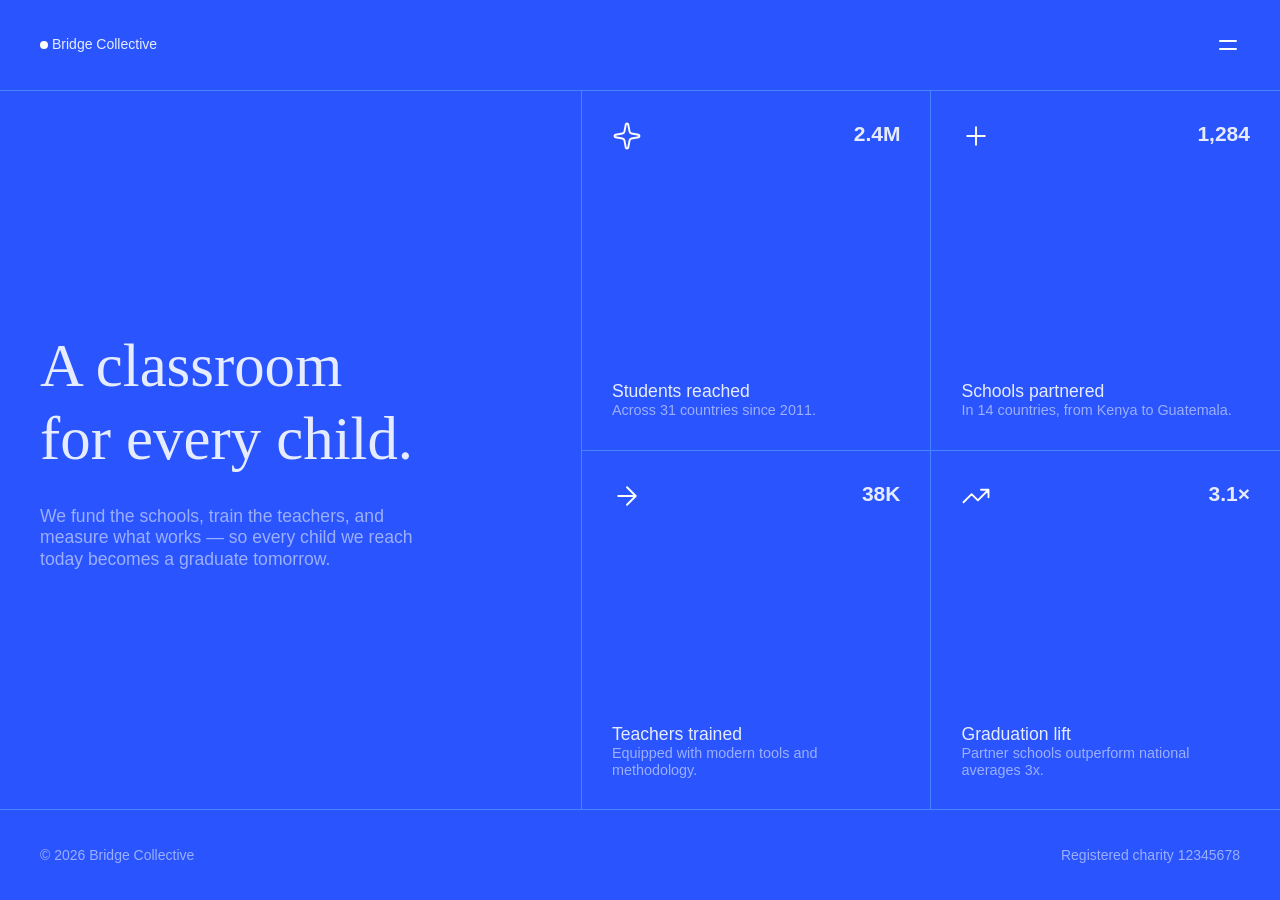
<file: Landing-Page-Main/index.html>
<!DOCTYPE html>
<html lang="en">
<head>
  <meta charset="UTF-8">
  <meta name="viewport" content="width=device-width, initial-scale=1.0">
  <link rel="icon" type="image/png" sizes="32x32" href="./assets/images/favicon-32x32.png">
  <link rel="stylesheet" href="styles.css">
  <link rel="preconnect" href="https://fonts.googleapis.com">
  <link rel="preconnect" href="https://fonts.gstatic.com" crossorigin>
  <link href="https://fonts.google.com/specimen/Inter:wght@400;500&display=swap" rel="stylesheet">
  <link rel="icon" type="image/svg+xml" href="assets/images/icon-arrow-right.svg">
  <link rel="icon" type="image/svg+xml" href="assets/images/icon-close.svg">
  <link rel="icon" type="image/svg+xml" href="assets/images/icon-menu.svg">
  <link rel="icon" type="image/svg+xml" href="assets/images/icon-plus.svg">
  <link rel="icon" type="image/svg+xml" href="assets/images/icon-sparkle.svg">
  <link rel="icon" type="image/svg+xml" href="assets/images/icon-trending-up.svg">
  <title>Frontend Mentor | Grid landing page</title>
</head>
<body>
  <main class="grid-section">

    <input type="checkbox" id="check-menu" class="check-menu">

    <header id="nav" class="nav-bar">
      <div class="nav-description">
        <div class="point"></div>
        Bridge Collective
      </div>
      <div class="nav-toggle">
        <label for="check-menu" class="nav-show">
          <img class="img-1" src="assets/images/icon-menu.svg" alt="open menu navigation">
          <img class="img-2" src="assets/images/icon-close.svg" alt="close menu navigation">
        </label>
      </div>
    </header>

    <section id="about" class="about">
      <h1>A classroom for every child.</h1>
      <p> We fund the schools, train the teachers, and measure what works — so every child we reach today becomes a graduate tomorrow.</p>
    </section>

    <article id="our-work" class="stats">
      <div class="box-information">
        <div class="main-data">
          <img src="assets/images/icon-sparkle.svg" aria-hidden="true" alt="">
          <h2>2.4M</h2>
        </div>
        <div>
          <p class="title">Students reached</p>
          <p>Across 31 countries since 2011.</p>
        </div>
      </div>
    </article>

    <article id="partners" class="stats">
      <div class="box-information">
        <div class="main-data">
          <img src="assets/images/icon-plus.svg" aria-hidden="true" alt="">
          <h2>1,284</h2>
        </div>
        <div>
          <p class="title">Schools partnered</p>
          <p>In 14 countries, from Kenya to Guatemala.</p>
        </div>
      </div>
    </article>

    <article id="annual-report" class="stats">
      <div class="box-information">
        <div class="main-data">
          <img src="assets/images/icon-arrow-right.svg" aria-hidden="true" alt="">
          <h2>38K</h2>
        </div>
        <div>
          <p class="title">Teachers trained</p>
          <p>Equipped with modern tools and methodology.</p>
        </div>
      </div>
    </article>

    <article id="donate" class="stats">
      <div class="box-information">
        <div class="main-data">
          <img src="assets/images/icon-trending-up.svg" aria-hidden="true" alt="">
          <h2>3.1×</h2>
        </div>
        <div>
          <p class="title">Graduation lift</p>
          <p>Partner schools outperform national averages 3x.</p>
        </div>
      </div>
    </article>
  
    <footer id="footer" class="footer">
          <div class="footer-content">
            <p>© 2026 Bridge Collective</p>
          </div>
          <div class="footer-legal">
            <p>Registered charity 12345678</p>
          </div>
    </footer>

    <div class="overlay"></div>

    <nav class="hidden-bar">
      <ul>
        <li><a href="#">About</a></li>
        <li><a href="#">Our Work</a></li>
        <li><a href="#">Partners</a></li>
        <li><a href="#">Annual Report</a></li>
        <li><a href="#">Donate</a></li>
      </ul>
    </nav>

  </main>

  <div class="attribution">
    Challenge by <a href="https://www.frontendmentor.io?ref=challenge">Frontend Mentor</a>.
    Coded by <a href="#">Bogdan</a>.
  </div>
</body>
</html>
</file>
<file: Landing-Page-Main/styles.css>
* {
    box-sizing: border-box;
    margin: 0;
    padding: 0;
}

:root {
    --White: hsl(0, 0%, 100%);

    --Blue-200: hsl(224, 100%, 95%);
    --Blue-400: hsl(220, 100%, 64%);
    --Blue-600: hsl(228, 100%, 60%);
    --Blue-700: hsl(228, 99%, 58%);
    --Black: hsla(0, 0%, 0%, 0.5);
}

body {
    font-family: 'Inter', sans-serif;
    font-size: 14px;
    line-height: 1.2;
    color: var(--Blue-200);
}

.grid-section {
    position: relative;
    height: 100vh;
    width: 100%;
    display: grid;
    grid-template-areas: 
        "nav nav nav"
        "about our-work partners"
        "about annual-report donate"
        "footer footer footer";
    grid-template-columns: 5fr 3fr 3fr;
    grid-template-rows: 1fr 4fr 4fr 1fr;
    gap: 1px;
    background-color: var(--Blue-400);
}

.overlay {
    content: "";
    position: fixed;
    top: 10%;
    left: 0;
    width: 100vw;
    height: 90%;
    background-color: var(--Black);
    pointer-events: none;
    z-index: 90;
    opacity: 0;
    transition: opacity 0.5s ease-in-out;
}

.check-menu:checked ~ .overlay {
    opacity: 1;
}

#nav {
    grid-area: nav;
    background-color: var(--Blue-700)
}

.nav-bar {
    width: 100%;
    display: flex;
    padding: 0 40px;
    justify-content: space-between;
    align-items: center;
}

.nav-toggle {
    display: flex;
    justify-content: flex-end;
    align-items: center;
}

.nav-show {
    position: relative;
    cursor: pointer;
    display: inline-block;
}

.img-1 {
    display: block;
    width: 24px;
    height: 24px;
    transition: opacity 0.5s ease;
}

.img-2 {
    position: absolute;
    top: 50%;
    left: 50%;
    transform: translate(-50%, -50%);
    width: 24px;
    height: 24px;
    opacity: 0;
    pointer-events: none;
    transition: opacity 0.5s ease;
}

.check-menu:checked ~ .nav-bar .nav-toggle .nav-show .img-1 {
    opacity: 0;
}

.check-menu:checked ~ .nav-bar .nav-toggle .nav-show .img-2 {
    opacity: 1;
}

#check-menu {
    display: none;
}

.nav-description {
    display: flex;
    align-items: center;
}

.point {
    width: 8px;
    height: 8px;
    margin-right: 4px;
    border-radius: 50%;
    background: var(--White);
}

.stats {
    display: flex;
    flex-direction: column;
    justify-content: center;
    height: 100%;
    width: 100%;
    padding: 30px;
    background-color: var(--Blue-700);
}

.check-menu:not(:checked) ~ .stats:hover {
    background-color: var(--Blue-400);
    cursor: pointer;
}

.box-information {
    height: 100%;
    display: flex;
    flex-direction: column;
    justify-content: space-between;
}

.box-information p:not(.title) {
    font-size: 0.9rem;
    opacity: 0.6;
}

.box-information p {
    font-size: 1.1rem;
}

.main-data {
    display: flex;
    flex-direction: row;
    justify-content: space-between;
}

.about {
    display: flex;
    flex-direction: column;
    justify-content: center;
    grid-area: about;
    background-color: var(--Blue-700);
    padding-right: 160px;
    padding-left: 40px;
}

.about h1 {
    font-size: 3.8rem;
    font-family: 'Inter';
    font-weight: 500;
    padding-bottom: 30px;
}

.about p {
    font-size: 1.1rem;
    opacity: 0.6;
}

#our-work {
    grid-area: our-work;
}

#annual-report {
    grid-area: annual-report;
}

#partners {
    grid-area: partners;
}

#donate {
    grid-area: donate;
}

#footer {
    grid-area: footer;
}

.footer {
    display: flex;
    flex-direction: row;
    justify-content: space-between;
    align-items: center;
    padding: 0 40px;
    background-color: var(--Blue-700);
}

.footer p {
    opacity: 0.6;
}

.stats img {
    width: 30px;
    height: 30px;
}

.hidden-bar {
    position: fixed;
    right: 0;
    bottom: 0;
    width: 20%;
    height: 90%;
    background-color: var(--Blue-700);
    border-left: 1px solid var(--Blue-400);
    transform: translateX(200%);
    transition: transform 0.5s ease-in-out;
    z-index: 100;
}

ul {
    list-style: none;
    height: 100%;
    display: flex;
    flex-direction: column;
    justify-content: space-around;
    text-align: center;
}

a {
    text-decoration: none;
    color: var(--Blue-200);
    font-size: 1.5rem;
    font-weight: 700;
}

a:hover {
    cursor: pointer;
    border-bottom: 3.5px solid var(--White);
}

#check-menu:checked ~ .hidden-bar {
    transform: translateX(0);
    
}

.attribution {
    display: none;
}

@media (max-width: 480px) {
    .grid-section {
        grid-template-columns: 1fr;
        grid-template-rows: auto;
        grid-template-areas:
            "nav"
            "about"
            "our-work"
            "partners"
            "annual-report"
            "donate"
            "footer";
        width: 100%;
        max-width: 100%;
        height: auto;
        gap: 1px;
        background-color: var(--Blue-400);
        overflow-y: visible;
    }

    .nav-bar, .footer {
        width: 100%;
        height: 60px;
    }

    .footer {
        display: flex;
        flex-direction: column;
        justify-content: center;
        align-items: flex-start;
    }

    .about{
        padding: 50px 40px;
    }

    .about h1 {
        font-size: 3rem;
    }

    .stats {
        padding: 40px;
        width: 100%;
        height: 300px;
        word-wrap: break-word;
    }

    .stats h2 {
        font-size: 2rem;
    }

    .hidden-bar {
        width: 100%;
    }

    body:has(#check-menu:checked) {
        overflow: hidden;
    }

}
</file>
